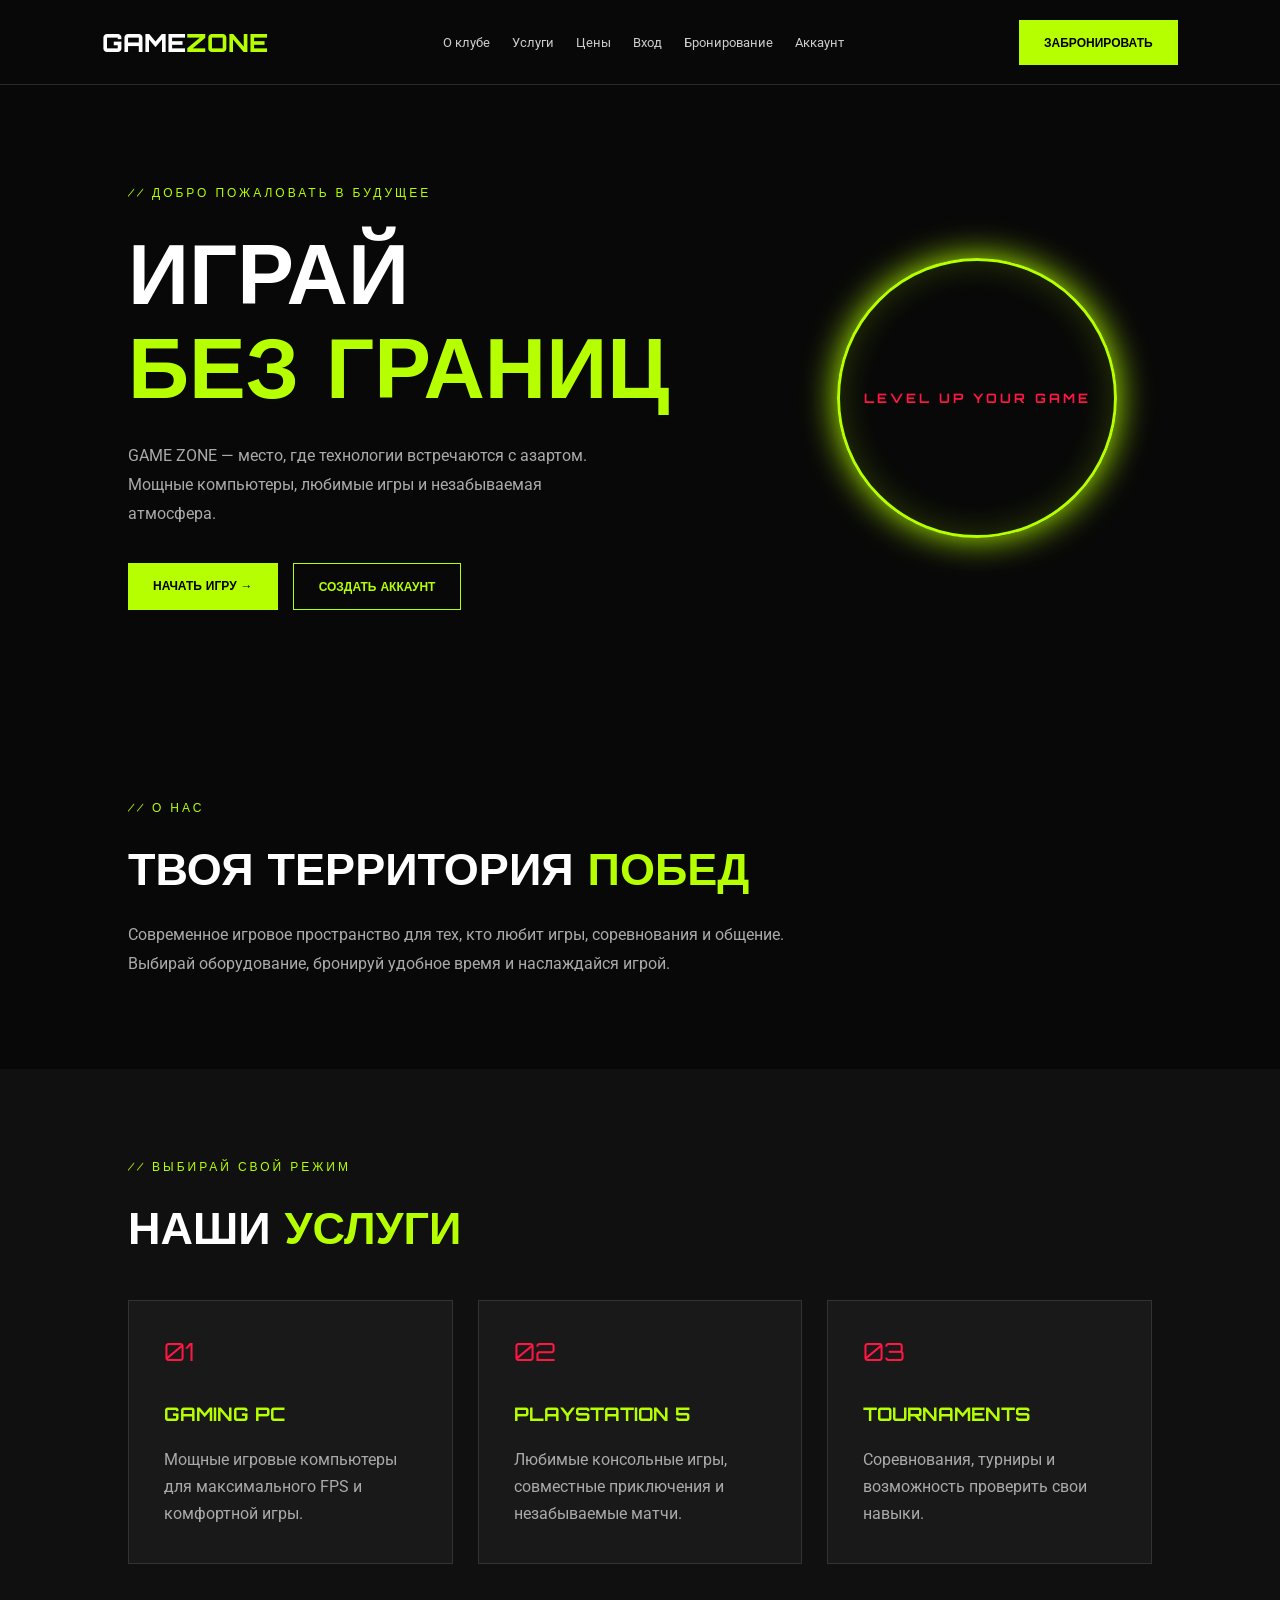
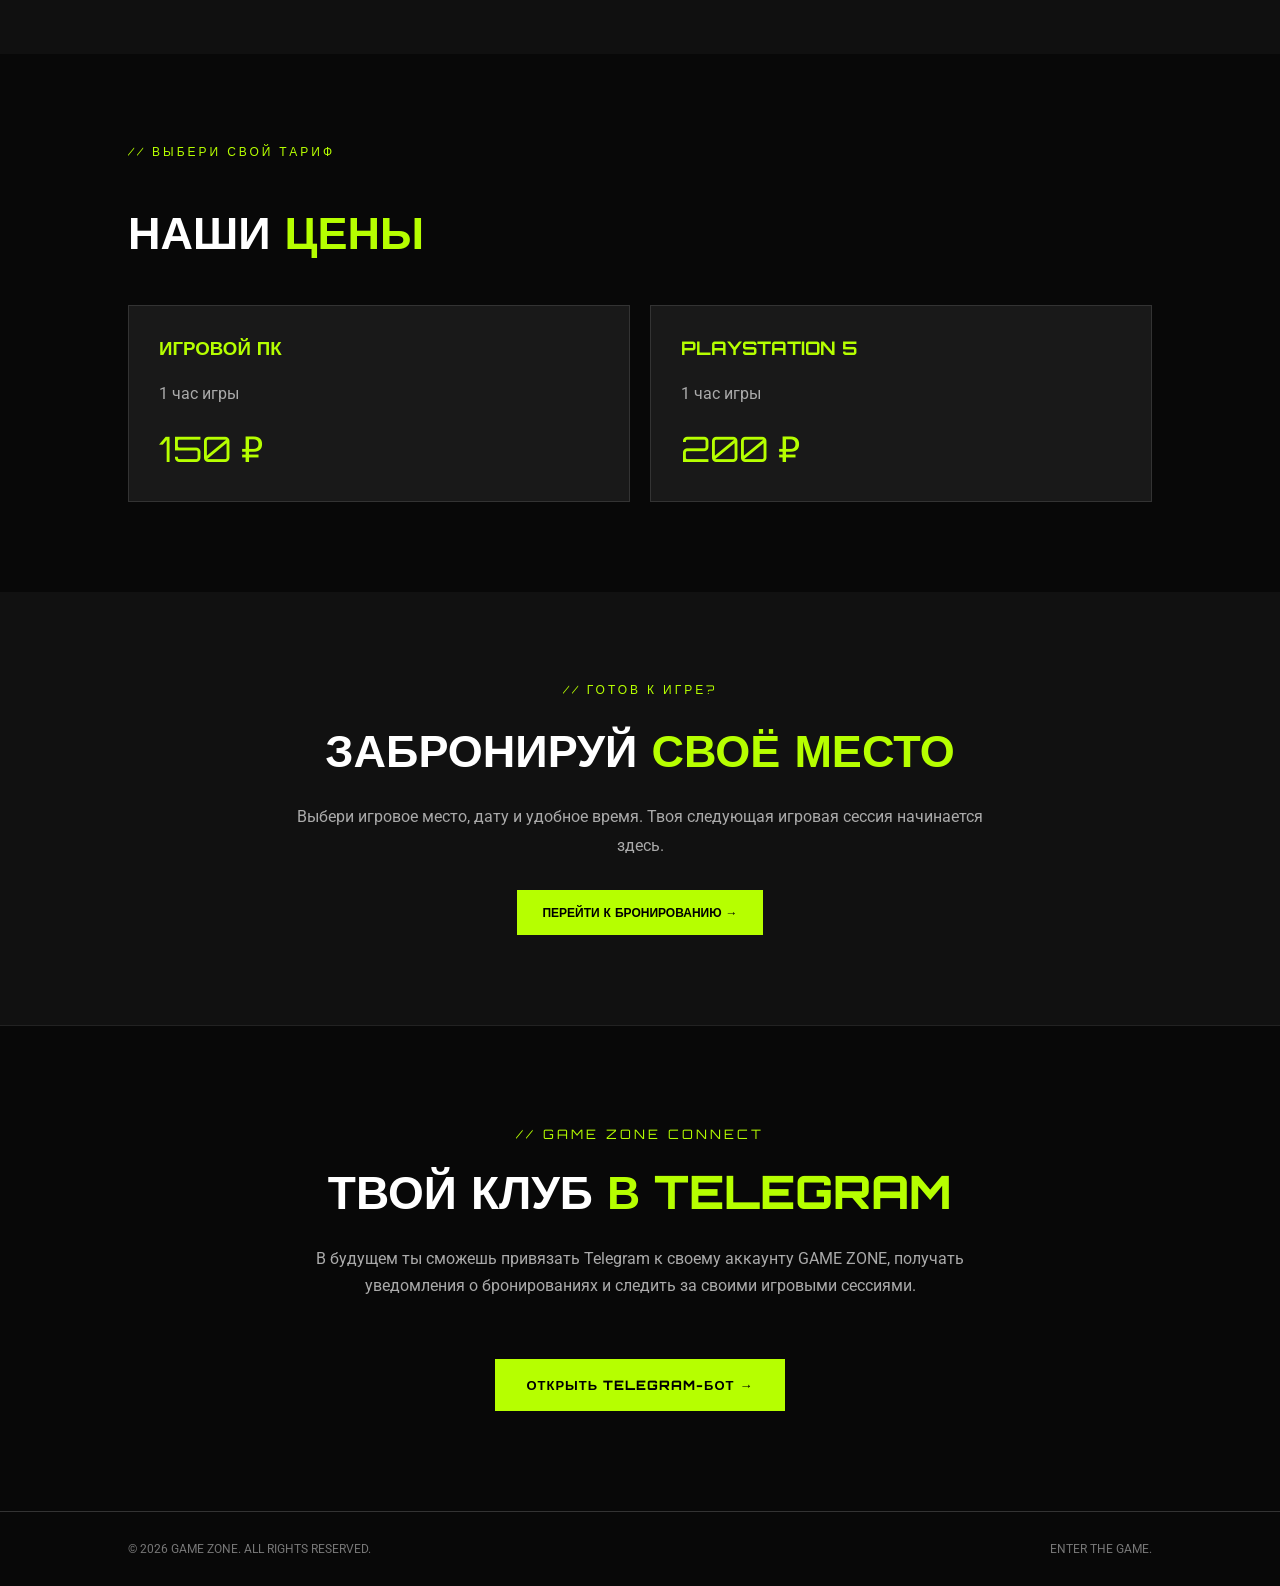
<file: site/index.html>
<!DOCTYPE html>
<html lang="ru">
<head>
    <meta charset="UTF-8">
    <meta name="viewport" content="width=device-width, initial-scale=1.0">
    <meta name="description" content="GAME ZONE — игровой клуб. Игровые ПК, PlayStation 5 и бронирование игровых мест онлайн.">
    <title>GAME ZONE — Игровой клуб</title>
    <link rel="stylesheet" href="style.css">
</head>
<body>

<header>
    <a href="index.html" class="logo">GAME<span>ZONE</span></a>

    <nav>
        <a href="#about">О клубе</a>
        <a href="#services">Услуги</a>
        <a href="#prices">Цены</a>
        <a href="auth.html">Вход</a>
        <a href="booking.html">Бронирование</a>
        <a href="account.html">Аккаунт</a>
    </nav>

    <a href="booking.html" class="header-button">ЗАБРОНИРОВАТЬ</a>
</header>

<main>

    <section class="hero">
        <div class="hero-content">
            <p class="subtitle">// ДОБРО ПОЖАЛОВАТЬ В БУДУЩЕЕ</p>

            <h1>ИГРАЙ<br><span>БЕЗ ГРАНИЦ</span></h1>

            <p class="description">
                GAME ZONE — место, где технологии встречаются
                с азартом. Мощные компьютеры, любимые игры
                и незабываемая атмосфера.
            </p>

            <div class="hero-buttons">
                <a href="booking.html" class="main-button">
                    НАЧАТЬ ИГРУ →
                </a>

                <a href="auth.html" class="secondary-button">
                    СОЗДАТЬ АККАУНТ
                </a>
            </div>
        </div>

        <div class="hero-decoration">
            <div class="circle"></div>
            <div class="hero-label">LEVEL UP YOUR GAME</div>
        </div>
    </section>

    <section id="about" class="about">
        <p class="subtitle">// О НАС</p>
        <h2>ТВОЯ ТЕРРИТОРИЯ <span>ПОБЕД</span></h2>

        <p>
            Современное игровое пространство для тех,
            кто любит игры, соревнования и общение.
            Выбирай оборудование, бронируй удобное время
            и наслаждайся игрой.
        </p>
    </section>

    <section id="services" class="services">
        <p class="subtitle">// ВЫБИРАЙ СВОЙ РЕЖИМ</p>
        <h2>НАШИ <span>УСЛУГИ</span></h2>

        <div class="cards">

            <article class="card">
                <div class="card-number">01</div>
                <h3>GAMING PC</h3>
                <p>
                    Мощные игровые компьютеры
                    для максимального FPS и комфортной игры.
                </p>
            </article>

            <article class="card">
                <div class="card-number">02</div>
                <h3>PLAYSTATION 5</h3>
                <p>
                    Любимые консольные игры,
                    совместные приключения и незабываемые матчи.
                </p>
            </article>

            <article class="card">
                <div class="card-number">03</div>
                <h3>TOURNAMENTS</h3>
                <p>
                    Соревнования, турниры
                    и возможность проверить свои навыки.
                </p>
            </article>

        </div>
    </section>

    <section id="prices" class="prices">
        <p class="subtitle">// ВЫБЕРИ СВОЙ ТАРИФ</p>
        <h2>НАШИ <span>ЦЕНЫ</span></h2>

        <div class="price-box">
            <h3>ИГРОВОЙ ПК</h3>
            <p>1 час игры</p>
            <div class="price">150 ₽</div>
        </div>

        <div class="price-box">
            <h3>PLAYSTATION 5</h3>
            <p>1 час игры</p>
            <div class="price">200 ₽</div>
        </div>
    </section>

    <section id="booking" class="booking">
        <p class="subtitle">// ГОТОВ К ИГРЕ?</p>
        <h2>ЗАБРОНИРУЙ <span>СВОЁ МЕСТО</span></h2>

        <p>
            Выбери игровое место, дату и удобное время.
            Твоя следующая игровая сессия начинается здесь.
        </p>

        <a href="booking.html" class="main-button">
            ПЕРЕЙТИ К БРОНИРОВАНИЮ →
        </a>
    </section>

    <section id="telegram" class="telegram">
        <p class="subtitle">// GAME ZONE CONNECT</p>

        <h2>ТВОЙ КЛУБ <span>В TELEGRAM</span></h2>

        <p>
            В будущем ты сможешь привязать Telegram
            к своему аккаунту GAME ZONE, получать уведомления
            о бронированиях и следить за своими игровыми сессиями.
        </p>

        <a href="https://t.me/GameZoneSitebot" class="telegram-button" target="_blank">
    ОТКРЫТЬ TELEGRAM-БОТ →
</a>
    </section>

</main>

<footer>
    <p>© 2026 GAME ZONE. ALL RIGHTS RESERVED.</p>
    <p>ENTER THE GAME.</p>
</footer>

<script src="script.js"></script>

</body>
</html>
</file>
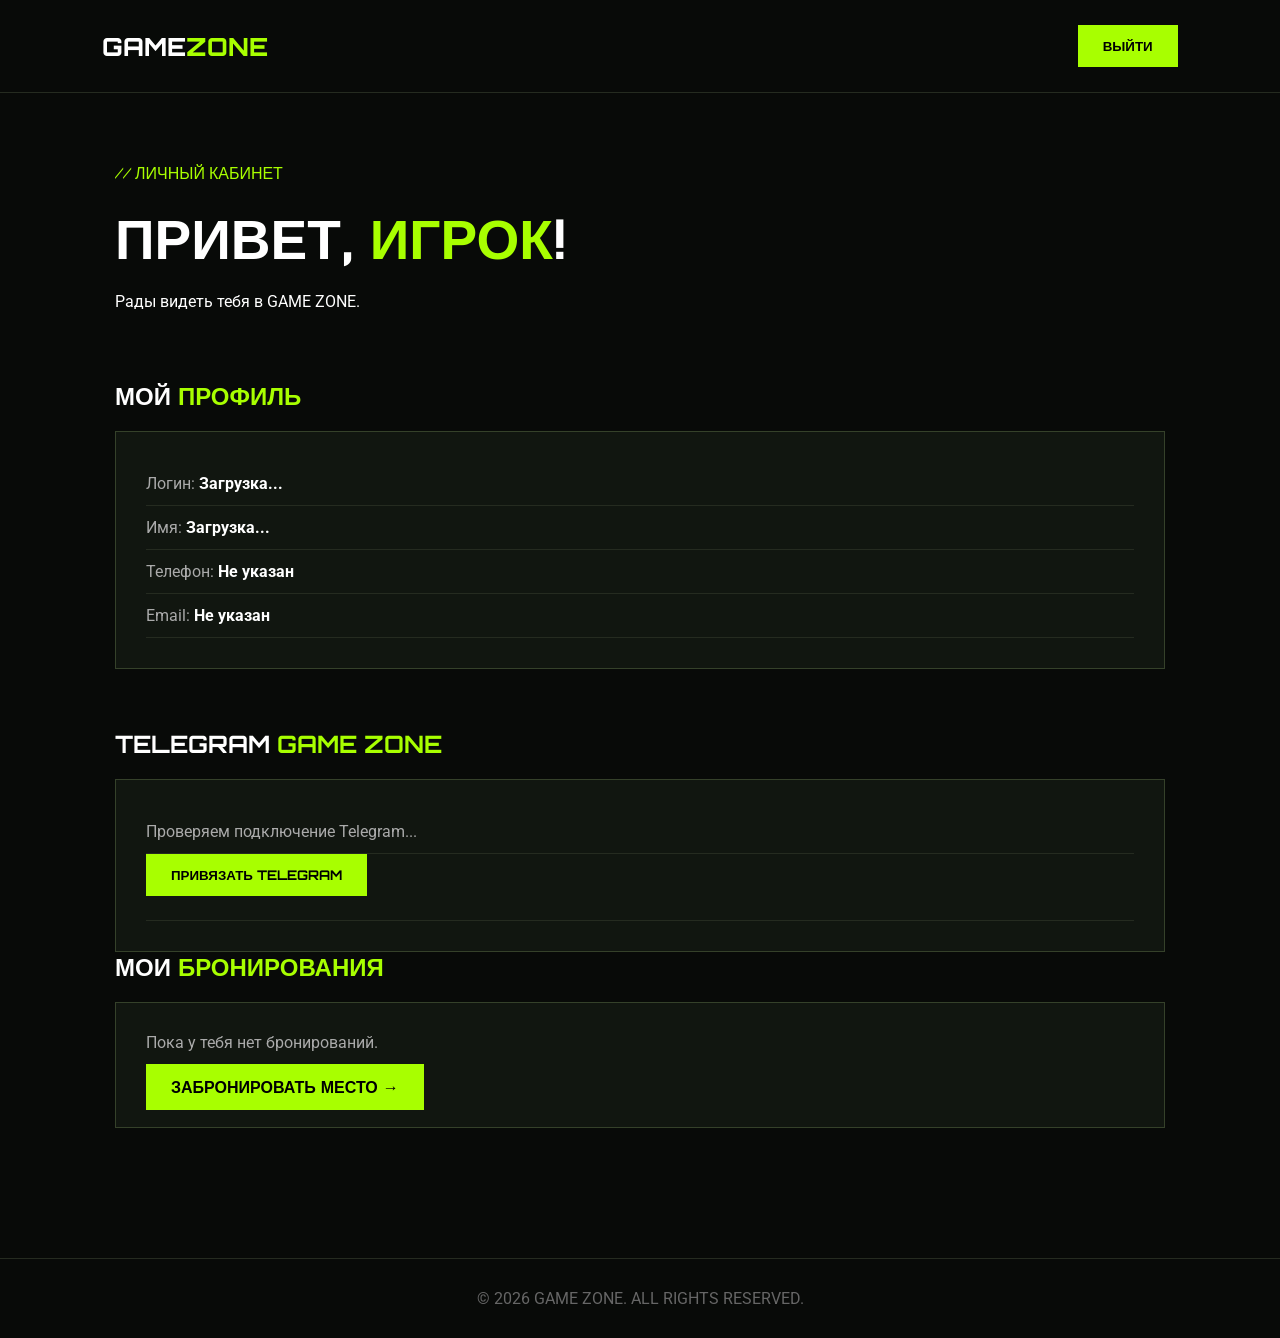
<file: site/account.html>
<!DOCTYPE html>
<html lang="ru">
<head>
    <meta charset="UTF-8">
    <meta name="viewport" content="width=device-width, initial-scale=1.0">
    <title>GAME ZONE — Личный кабинет</title>
    <link rel="stylesheet" href="account.css">
</head>
<body>

<header>
    <a href="index.html" class="logo">GAME<span>ZONE</span></a>
    <button id="logoutButton">ВЫЙТИ</button>
</header>

<main>
    <section class="welcome">
        <p class="subtitle">// ЛИЧНЫЙ КАБИНЕТ</p>
        <h1>ПРИВЕТ, <span id="userName">ИГРОК</span>!</h1>
        <p>Рады видеть тебя в GAME ZONE.</p>
    </section>

    <section class="profile">
        <h2>МОЙ <span>ПРОФИЛЬ</span></h2>

        <div class="profile-card">
            <p>Логин: <strong id="username">Загрузка...</strong></p>
            <p>Имя: <strong id="fullName">Загрузка...</strong></p>
            <p>Телефон: <strong id="phone">Не указан</strong></p>
            <p>Email: <strong id="email">Не указан</strong></p>
        </div>
    </section>

    <section class="telegram-section">
        <h2>TELEGRAM <span>GAME ZONE</span></h2>

        <div class="profile-card">
            <p id="telegramStatus">Проверяем подключение Telegram...</p>

            <button type="button" id="telegramLinkButton">
                ПРИВЯЗАТЬ TELEGRAM
            </button>

            <div id="telegramCodeBox" hidden>
                <p>Твой одноразовый код:</p>
                <h2 id="telegramCode"></h2>

                <p>
                    Открой бота GAME ZONE и отправь ему команду:
                </p>

                <p><strong id="telegramCommand"></strong></p>

                <a
                    href="https://t.me/GameZoneSitebot"
                    target="_blank"
                    rel="noopener noreferrer"
                >
                    ОТКРЫТЬ TELEGRAM-БОТА →
                </a>

                <p>Код действует 10 минут.</p>
            </div>

            <p id="telegramMessage" role="status"></p>
        </div>
    </section>

    <section class="bookings">
        <h2>МОИ <span>БРОНИРОВАНИЯ</span></h2>

        <div class="booking-card">
            <p>Пока у тебя нет бронирований.</p>
            <a href="index.html#booking">ЗАБРОНИРОВАТЬ МЕСТО →</a>
        </div>
    </section>
</main>

<footer>
    © 2026 GAME ZONE. ALL RIGHTS RESERVED.
</footer>

<script src="account.js?v=3"></script>

</body>
</html>
</file>
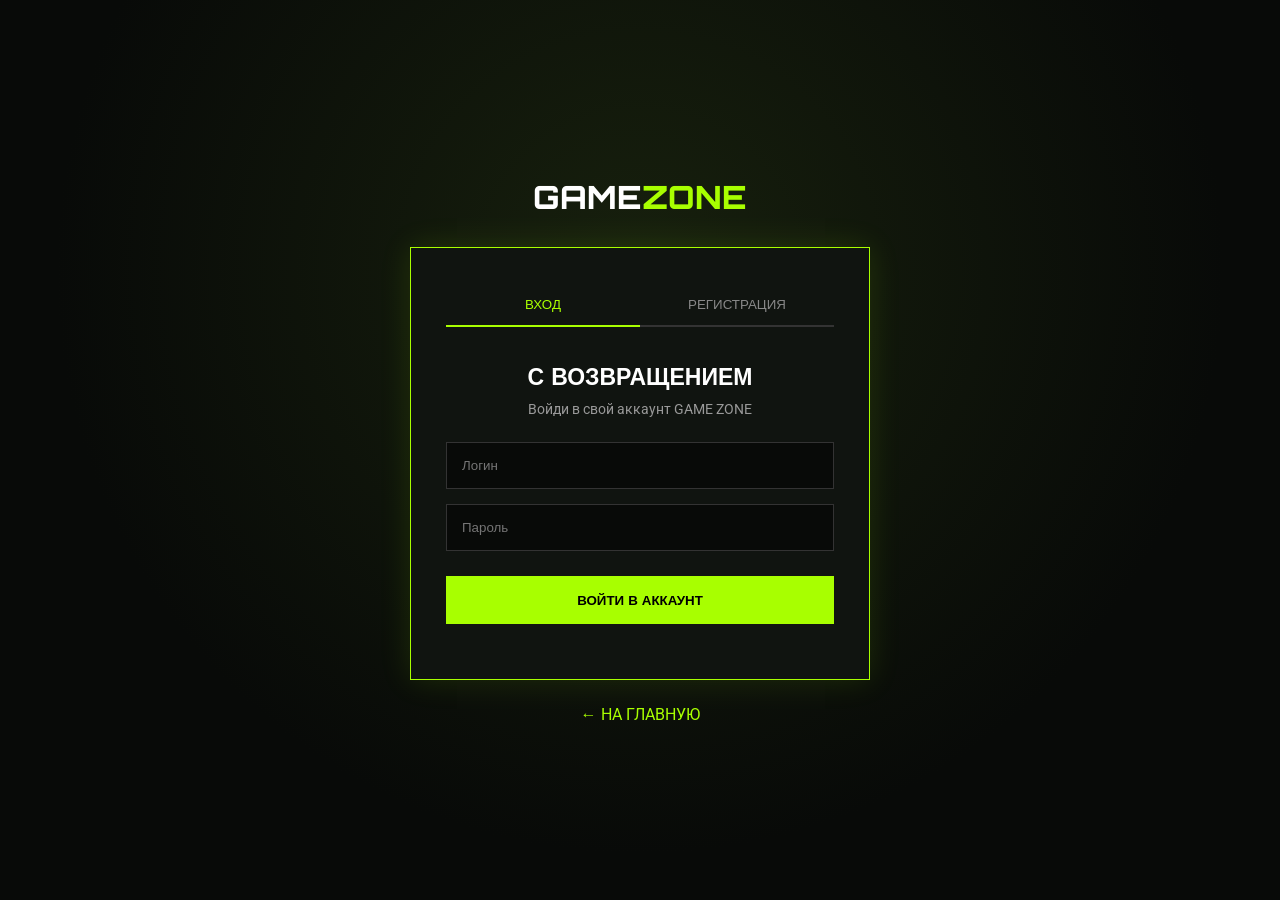
<file: site/auth.html>
<!DOCTYPE html>
<html lang="ru">
<head>
    <meta charset="UTF-8">
    <meta name="viewport" content="width=device-width, initial-scale=1.0">
    <title>GAME ZONE — Авторизация</title>
    <link rel="stylesheet" href="auth.css">
</head>
<body>

    <div class="auth-container">

        <a href="index.html" class="logo">
            GAME<span>ZONE</span>
        </a>

        <div class="auth-box">

            <div class="tabs">
                <button class="tab active" id="loginTab">ВХОД</button>
                <button class="tab" id="registerTab">РЕГИСТРАЦИЯ</button>
            </div>

            <!-- Вход -->

            <form id="loginForm">
                <h1>С ВОЗВРАЩЕНИЕМ</h1>
                <p>Войди в свой аккаунт GAME ZONE</p>

                <input
                    type="text"
                    id="loginUsername"
                    placeholder="Логин"
                    required
                >

                <input
                    type="password"
                    id="loginPassword"
                    placeholder="Пароль"
                    required
                >

                <button type="submit">ВОЙТИ В АККАУНТ</button>
            </form>

            <!-- Регистрация -->

            <form id="registerForm" class="hidden">
                <h1>СОЗДАЙ АККАУНТ</h1>
                <p>Присоединяйся к GAME ZONE</p>

                <input
                    type="text"
                    id="regUsername"
                    placeholder="Логин *"
                    minlength="3"
                    maxlength="50"
                    required
                >

                <input
                    type="text"
                    id="regFullName"
                    placeholder="Твоё имя *"
                    maxlength="100"
                    required
                >

                <input
                    type="password"
                    id="regPassword"
                    placeholder="Пароль * (минимум 8 символов)"
                    minlength="8"
                    required
                >

                <input
                    type="password"
                    id="regPasswordConfirm"
                    placeholder="Повтори пароль *"
                    required
                >

                <input
                    type="tel"
                    id="regPhone"
                    placeholder="Номер телефона (необязательно)"
                >

                <input
                    type="email"
                    id="regEmail"
                    placeholder="Электронная почта (необязательно)"
                >

                <button type="submit">СОЗДАТЬ АККАУНТ</button>
            </form>

            <div id="message"></div>

        </div>

        <a href="index.html" class="back-link">← НА ГЛАВНУЮ</a>

    </div>

    <script src="auth.js"></script>

</body>
</html>
</file>
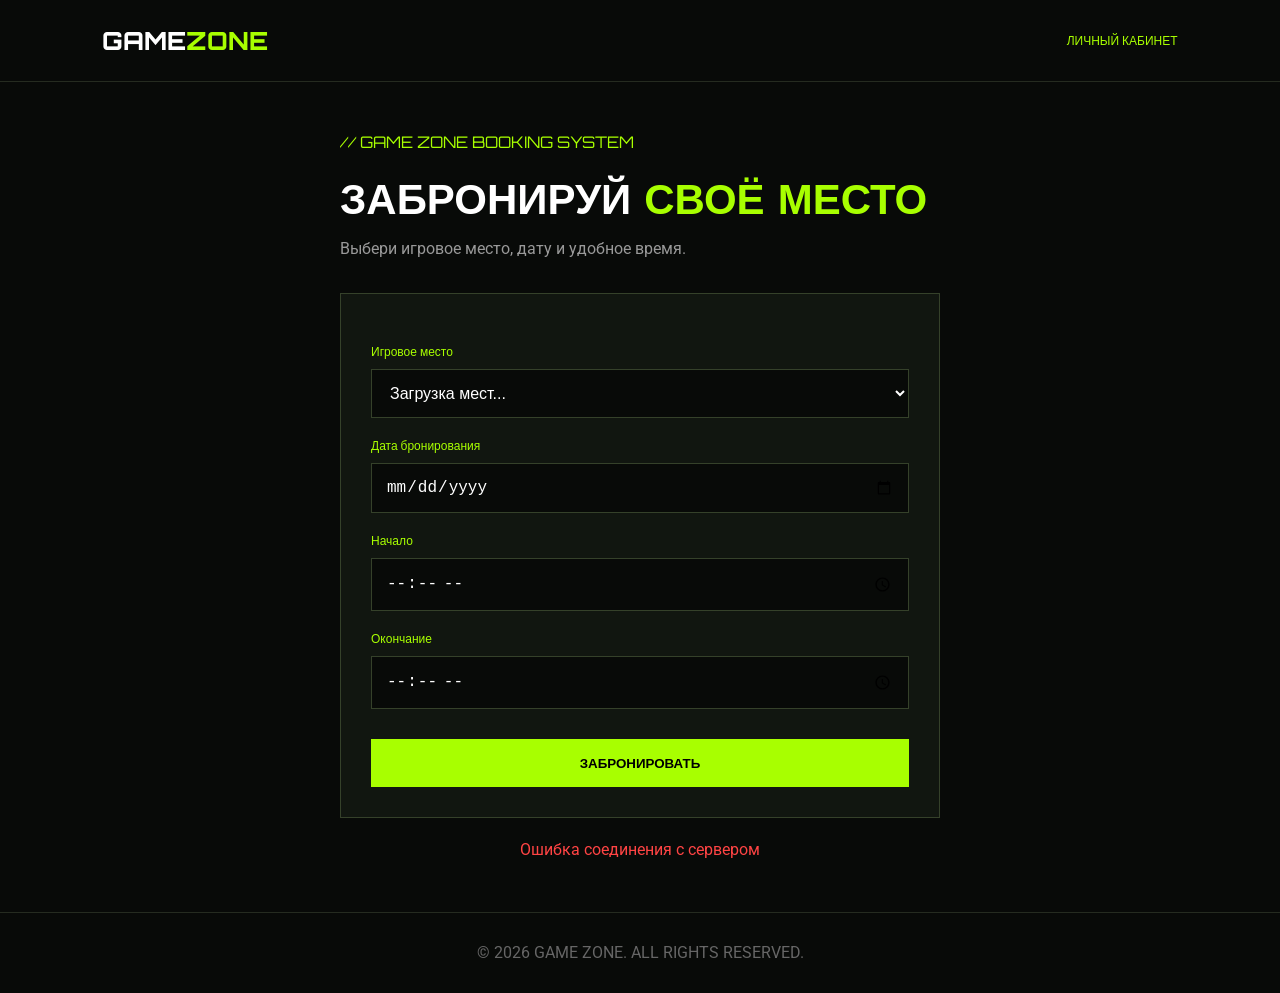
<file: site/booking.html>
<!DOCTYPE html>
<html lang="ru">
<head>
    <meta charset="UTF-8">
    <meta name="viewport" content="width=device-width, initial-scale=1.0">
    <title>GAME ZONE — Бронирование</title>
    <link rel="stylesheet" href="booking.css">
</head>
<body>

<header>
    <a href="index.html" class="logo">GAME<span>ZONE</span></a>
    <a href="account.html" class="account-link">ЛИЧНЫЙ КАБИНЕТ</a>
</header>

<main>
    <section class="booking-section">
        <p class="subtitle">// GAME ZONE BOOKING SYSTEM</p>

        <h1>ЗАБРОНИРУЙ <span>СВОЁ МЕСТО</span></h1>

        <p class="description">
            Выбери игровое место, дату и удобное время.
        </p>

        <form id="bookingForm">

            <label for="place">Игровое место</label>
            <select id="place" required>
                <option value="">Загрузка мест...</option>
            </select>

            <label for="date">Дата бронирования</label>
            <input type="date" id="date" required>

            <label for="startTime">Начало</label>
            <input type="time" id="startTime" required>

            <label for="endTime">Окончание</label>
            <input type="time" id="endTime" required>

            <button type="submit">ЗАБРОНИРОВАТЬ</button>

        </form>

        <div id="message"></div>

    </section>
</main>

<footer>
    © 2026 GAME ZONE. ALL RIGHTS RESERVED.
</footer>

<script src="booking.js"></script>

</body>
</html>
</file>
<file: site/style.css>
@import url('https://fonts.googleapis.com/css2?family=Orbitron:wght@400;500;600;700;800&family=Roboto:wght@300;400;500;700&display=swap');

:root {
    --black: #080808;
    --green: #b6ff00;
    --red: #ff1744;
    --gray: #191919;
    --white: #ffffff;
}

* {
    margin: 0;
    padding: 0;
    box-sizing: border-box;
    scroll-behavior: smooth;
}

body {
    background: var(--black);
    color: var(--white);
    font-family: 'Roboto', sans-serif;
    overflow-x: hidden;
}

header {
    min-height: 85px;
    padding: 18px 8%;
    display: flex;
    align-items: center;
    justify-content: space-between;
    gap: 25px;
    border-bottom: 1px solid #292929;
    background: #080808;
}

.logo {
    font-family: 'Orbitron', sans-serif;
    font-size: 25px;
    font-weight: 800;
    color: white;
    text-decoration: none;
    white-space: nowrap;
}

.logo span {
    color: var(--green);
}

nav {
    display: flex;
    align-items: center;
    justify-content: center;
    gap: 22px;
    flex-wrap: wrap;
}

nav a {
    color: #ccc;
    text-decoration: none;
    font-size: 13px;
    transition: 0.3s;
}

nav a:hover {
    color: var(--green);
}

.header-button,
.main-button,
.secondary-button,
.telegram-button {
    display: inline-block;
    padding: 15px 25px;
    font-family: 'Orbitron', sans-serif;
    font-size: 12px;
    font-weight: 800;
    text-decoration: none;
    text-align: center;
    transition: 0.3s;
}

.header-button,
.main-button {
    background: var(--green);
    color: black;
}

.header-button:hover,
.main-button:hover {
    background: var(--red);
    color: white;
    transform: translateY(-3px);
}

.hero {
    min-height: 620px;
    padding: 100px 10%;
    display: flex;
    align-items: center;
    justify-content: space-between;
    gap: 40px;
    overflow: hidden;
}

.hero-content {
    max-width: 600px;
    z-index: 1;
}

.subtitle {
    color: var(--green);
    font-family: 'Orbitron', sans-serif;
    font-size: 12px;
    letter-spacing: 3px;
    margin-bottom: 25px;
}

h1 {
    font-family: 'Orbitron', sans-serif;
    font-size: clamp(45px, 7vw, 85px);
    line-height: 1.1;
    font-weight: 800;
    margin-bottom: 30px;
}

h1 span,
h2 span {
    color: var(--green);
}

.description {
    color: #aaa;
    line-height: 1.8;
    max-width: 470px;
    margin-bottom: 35px;
}

.hero-buttons {
    display: flex;
    flex-wrap: wrap;
    gap: 15px;
}

.secondary-button {
    border: 1px solid var(--green);
    color: var(--green);
}

.secondary-button:hover {
    background: var(--green);
    color: black;
}

.hero-decoration {
    width: 350px;
    height: 350px;
    flex-shrink: 0;
    position: relative;
    display: flex;
    align-items: center;
    justify-content: center;
}

.circle {
    width: 280px;
    height: 280px;
    border: 3px solid var(--green);
    border-radius: 50%;
    box-shadow: 0 0 35px var(--green),
                inset 0 0 35px #b6ff0033;
    animation: pulse 3s infinite;
}

.hero-label {
    position: absolute;
    color: var(--red);
    font-family: 'Orbitron', sans-serif;
    font-weight: bold;
    letter-spacing: 3px;
    font-size: 13px;
    text-align: center;
}

@keyframes pulse {
    50% {
        box-shadow: 0 0 65px var(--green),
                    inset 0 0 50px #b6ff0044;
    }
}

.about,
.services,
.prices,
.booking,
.telegram {
    padding: 90px 10%;
}

h2 {
    font-family: 'Orbitron', sans-serif;
    font-size: clamp(28px, 4vw, 45px);
    margin-bottom: 25px;
}

.about > p:last-child,
.booking > p:not(.subtitle),
.telegram > p:not(.subtitle) {
    color: #aaa;
    line-height: 1.8;
    max-width: 700px;
}

.services {
    background: #101010;
}

.cards {
    display: grid;
    grid-template-columns: repeat(3, 1fr);
    gap: 25px;
    margin-top: 45px;
}

.card {
    background: var(--gray);
    border: 1px solid #333;
    padding: 35px;
    transition: 0.3s;
}

.card:hover {
    border-color: var(--green);
    transform: translateY(-7px);
    box-shadow: 0 0 20px #b6ff0018;
}

.card-number {
    color: var(--red);
    font-family: 'Orbitron', sans-serif;
    font-size: 25px;
    margin-bottom: 35px;
}

.card h3,
.price-box h3 {
    font-family: 'Orbitron', sans-serif;
    color: var(--green);
    margin-bottom: 20px;
}

.card p,
.price-box p {
    color: #aaa;
    line-height: 1.7;
}

.prices {
    display: flex;
    flex-wrap: wrap;
    gap: 20px;
}

.prices .subtitle,
.prices h2 {
    width: 100%;
}

.price-box {
    background: var(--gray);
    border: 1px solid #333;
    padding: 30px;
    flex: 1;
    min-width: 220px;
    transition: 0.3s;
}

.price-box:hover {
    border-color: var(--green);
}

.price {
    font-family: 'Orbitron', sans-serif;
    font-size: 35px;
    color: var(--green);
    margin-top: 20px;
}

.booking {
    text-align: center;
    background: #111;
}

.booking > p:not(.subtitle) {
    margin: 0 auto;
}

.booking .main-button {
    margin-top: 30px;
}

.telegram {
    text-align: center;
    background: #080808;
    border-top: 1px solid #292929;
}

.telegram > p:not(.subtitle) {
    margin: 0 auto;
}

.telegram-button {
    margin-top: 30px;
    border: 1px solid var(--green);
    color: var(--green);
}

.telegram-button:hover {
    background: var(--green);
    color: black;
    box-shadow: 0 0 20px #b6ff0055;
}

footer {
    border-top: 1px solid #333;
    padding: 30px 10%;
    display: flex;
    justify-content: space-between;
    gap: 15px;
    color: #777;
    font-size: 12px;
}

@media (max-width: 1000px) {
    header {
        flex-wrap: wrap;
        justify-content: center;
    }

    nav {
        order: 3;
        width: 100%;
    }

    .hero-decoration {
        width: 250px;
        height: 250px;
    }

    .circle {
        width: 210px;
        height: 210px;
    }
}

@media (max-width: 768px) {
    header {
        padding: 22px 5%;
        gap: 18px;
    }

    nav {
        gap: 15px;
    }

    nav a {
        font-size: 12px;
    }

    .header-button {
        padding: 12px 18px;
    }

    .hero {
        padding: 75px 7%;
        min-height: auto;
    }

    .hero-decoration {
        display: none;
    }

    .hero-buttons {
        flex-direction: column;
        align-items: stretch;
    }

    .about,
    .services,
    .prices,
    .booking,
    .telegram {
        padding: 70px 7%;
    }

    .cards {
        grid-template-columns: 1fr;
    }

    .price-box {
        flex-basis: 100%;
    }

    footer {
        flex-direction: column;
        padding: 25px 7%;
    }
}

@media (max-width: 400px) {
    .logo {
        font-size: 22px;
    }

    nav {
        gap: 12px;
    }

    h1 {
        font-size: 42px;
    }

    .subtitle {
        font-size: 10px;
        letter-spacing: 2px;
    }
}
/* ===== TELEGRAM SECTION FIX ===== */

.telegram {
    padding: 100px 20px;
    background: #080808;
    border-top: 1px solid #222;
    text-align: center;
}

.telegram .subtitle {
    color: #b6ff00;
    font-family: 'Orbitron', sans-serif;
    font-size: 13px;
    letter-spacing: 3px;
    margin-bottom: 22px;
}

.telegram h2 {
    color: #fff;
    font-family: 'Orbitron', sans-serif;
    font-size: clamp(28px, 4vw, 46px);
    font-weight: 800;
    margin: 0 auto 25px;
    line-height: 1.2;
}

.telegram h2 span {
    color: #b6ff00;
}

.telegram p:not(.subtitle) {
    max-width: 750px;
    margin: 0 auto 30px;
    color: #aaa;
    font-size: 16px;
    line-height: 1.7;
}

.telegram .telegram-button {
    display: inline-block;
    padding: 17px 30px;
    background: #b6ff00;
    color: #000;
    text-decoration: none;
    font-weight: 800;
    font-size: 13px;
    letter-spacing: 1px;
    transition: 0.2s ease;
}

.telegram .telegram-button:hover {
    background: #fff;
    transform: translateY(-3px);
}

@media (max-width: 600px) {
    .telegram {
        padding: 70px 20px;
    }

    .telegram h2 {
        font-size: 28px;
    }

    .telegram p:not(.subtitle) {
        font-size: 14px;
    }
}
</file>
<file: site/account.css>
@import url('https://fonts.googleapis.com/css2?family=Orbitron:wght@400;600;700;800&family=Roboto:wght@400;500&display=swap');

* {
    margin: 0;
    padding: 0;
    box-sizing: border-box;
}

body {
    background: #080a08;
    color: white;
    font-family: 'Roboto', sans-serif;
}

header {
    padding: 25px 8%;
    display: flex;
    justify-content: space-between;
    align-items: center;
    border-bottom: 1px solid #252b20;
}

.logo {
    color: white;
    text-decoration: none;
    font-family: 'Orbitron', sans-serif;
    font-size: 25px;
    font-weight: 800;
}

.logo span,
h1 span,
h2 span {
    color: #a8ff00;
}

button,
.booking-card a {
    background: #a8ff00;
    color: black;
    border: none;
    padding: 13px 25px;
    font-family: 'Orbitron', sans-serif;
    font-weight: bold;
    cursor: pointer;
    text-decoration: none;
}

main {
    max-width: 1100px;
    margin: auto;
    padding: 70px 25px;
}

.subtitle {
    color: #a8ff00;
    margin-bottom: 20px;
    font-family: 'Orbitron', sans-serif;
}

h1, h2 {
    font-family: 'Orbitron', sans-serif;
    margin-bottom: 20px;
}

.welcome {
    margin-bottom: 70px;
}

.welcome h1 {
    font-size: clamp(30px, 6vw, 55px);
}

.profile,
.bookings {
    margin-bottom: 60px;
}

.profile-card,
.booking-card {
    background: #111610;
    border: 1px solid #35412a;
    padding: 30px;
    margin-top: 20px;
}

.profile-card p {
    padding: 12px 0;
    border-bottom: 1px solid #252b20;
    color: #aaa;
}

.profile-card strong {
    color: white;
}

.booking-card p {
    margin-bottom: 25px;
    color: #aaa;
}

footer {
    padding: 30px;
    text-align: center;
    color: #666;
    border-top: 1px solid #252b20;
}
.booking-item {
    background: #080a08;
    border: 1px solid #35412a;
    padding: 20px;
    margin-bottom: 15px;
}

.booking-item h3 {
    color: #a8ff00;
    font-family: 'Orbitron', sans-serif;
    margin-bottom: 15px;
}

.booking-item p {
    color: #aaa;
    margin: 8px 0;
}
.cancel-booking-button {
    background: #ff3333;
    color: white;
    border: none;
    padding: 12px 20px;
    margin-top: 15px;
    font-weight: bold;
    cursor: pointer;
    font-family: 'Orbitron', sans-serif;
    transition: 0.3s;
}

.cancel-booking-button:hover {
    background: #cc0000;
    box-shadow: 0 0 12px #ff3333;
}

.cancel-booking-button:disabled {
    opacity: 0.5;
    cursor: not-allowed;
}

.cancel-booking-info {
    color: #ffcc55 !important;
    margin-top: 15px;
}
</file>
<file: site/auth.css>
@import url('https://fonts.googleapis.com/css2?family=Orbitron:wght@400;600;700;800&family=Roboto:wght@400;500&display=swap');

* {
    margin: 0;
    padding: 0;
    box-sizing: border-box;
}

body {
    min-height: 100vh;
    background:
        radial-gradient(circle at 50% 30%, #17200d, #080a08 65%);
    color: white;
    font-family: 'Roboto', sans-serif;
    display: flex;
    justify-content: center;
    align-items: center;
    padding: 30px 15px;
}

.auth-container {
    width: 100%;
    max-width: 460px;
    text-align: center;
}

.logo {
    display: inline-block;
    margin-bottom: 30px;
    color: white;
    font-family: 'Orbitron', sans-serif;
    font-size: 32px;
    font-weight: 800;
    text-decoration: none;
}

.logo span {
    color: #a8ff00;
}

.auth-box {
    padding: 35px;
    background: #101410;
    border: 1px solid #a8ff00;
    box-shadow: 0 0 30px rgba(168, 255, 0, 0.12);
}

.tabs {
    display: flex;
    margin-bottom: 35px;
}

.tab {
    width: 50%;
    padding: 13px;
    background: transparent;
    border: none;
    border-bottom: 2px solid #333;
    color: #888;
    cursor: pointer;
    font-family: 'Orbitron', sans-serif;
}

.tab.active {
    color: #a8ff00;
    border-color: #a8ff00;
}

form h1 {
    font-family: 'Orbitron', sans-serif;
    font-size: 23px;
    margin-bottom: 10px;
}

form p {
    color: #999;
    margin-bottom: 25px;
    font-size: 14px;
}

form input {
    display: block;
    width: 100%;
    margin-bottom: 15px;
    padding: 15px;
    background: #080a08;
    border: 1px solid #333;
    color: white;
    outline: none;
}

form input:focus {
    border-color: #a8ff00;
    box-shadow: 0 0 10px rgba(168, 255, 0, 0.15);
}

form button {
    width: 100%;
    padding: 16px;
    margin-top: 10px;
    background: #a8ff00;
    border: none;
    color: black;
    font-family: 'Orbitron', sans-serif;
    font-weight: 800;
    cursor: pointer;
    transition: 0.3s;
}

form button:hover {
    background: white;
    box-shadow: 0 0 20px rgba(168, 255, 0, 0.4);
}

.hidden {
    display: none;
}

#message {
    margin-top: 20px;
    font-size: 14px;
    line-height: 1.5;
}

.back-link {
    display: inline-block;
    margin-top: 25px;
    color: #a8ff00;
    text-decoration: none;
}

@media (max-width: 480px) {
    .auth-box {
        padding: 22px;
    }

    form h1 {
        font-size: 19px;
    }
}
</file>
<file: site/booking.css>
@import url('https://fonts.googleapis.com/css2?family=Orbitron:wght@400;600;700;800&family=Roboto:wght@400;500&display=swap');

* {
    margin: 0;
    padding: 0;
    box-sizing: border-box;
}

body {
    background: #080a08;
    color: white;
    font-family: 'Roboto', sans-serif;
}

header {
    padding: 25px 8%;
    display: flex;
    justify-content: space-between;
    align-items: center;
    border-bottom: 1px solid #252b20;
}

.logo {
    color: white;
    text-decoration: none;
    font-family: 'Orbitron', sans-serif;
    font-size: 25px;
    font-weight: 800;
}

.logo span,
h1 span {
    color: #a8ff00;
}

.account-link {
    color: #a8ff00;
    text-decoration: none;
    font-family: 'Orbitron', sans-serif;
    font-size: 12px;
}

main {
    min-height: 80vh;
    display: flex;
    justify-content: center;
    align-items: center;
    padding: 50px 20px;
}

.booking-section {
    width: 100%;
    max-width: 600px;
}

.subtitle {
    color: #a8ff00;
    font-family: 'Orbitron', sans-serif;
    margin-bottom: 20px;
}

h1 {
    font-family: 'Orbitron', sans-serif;
    font-size: clamp(27px, 5vw, 42px);
    margin-bottom: 15px;
}

.description {
    color: #999;
    margin-bottom: 35px;
}

form {
    background: #111610;
    border: 1px solid #35412a;
    padding: 30px;
}

label {
    display: block;
    margin: 20px 0 10px;
    color: #a8ff00;
    font-family: 'Orbitron', sans-serif;
    font-size: 12px;
}

input,
select {
    width: 100%;
    padding: 14px;
    background: #080a08;
    color: white;
    border: 1px solid #35412a;
    outline: none;
    font-size: 16px;
}

input:focus,
select:focus {
    border-color: #a8ff00;
}

button {
    width: 100%;
    margin-top: 30px;
    padding: 16px;
    background: #a8ff00;
    color: black;
    border: none;
    font-family: 'Orbitron', sans-serif;
    font-weight: 800;
    cursor: pointer;
    transition: 0.3s;
}

button:hover {
    background: #d0ff75;
}

button:disabled {
    opacity: 0.5;
    cursor: not-allowed;
}

#message {
    margin-top: 20px;
    text-align: center;
    line-height: 1.5;
}

.success {
    color: #a8ff00;
}

.error {
    color: #ff4444;
}

footer {
    padding: 30px;
    text-align: center;
    color: #666;
    border-top: 1px solid #252b20;
}
</file>
